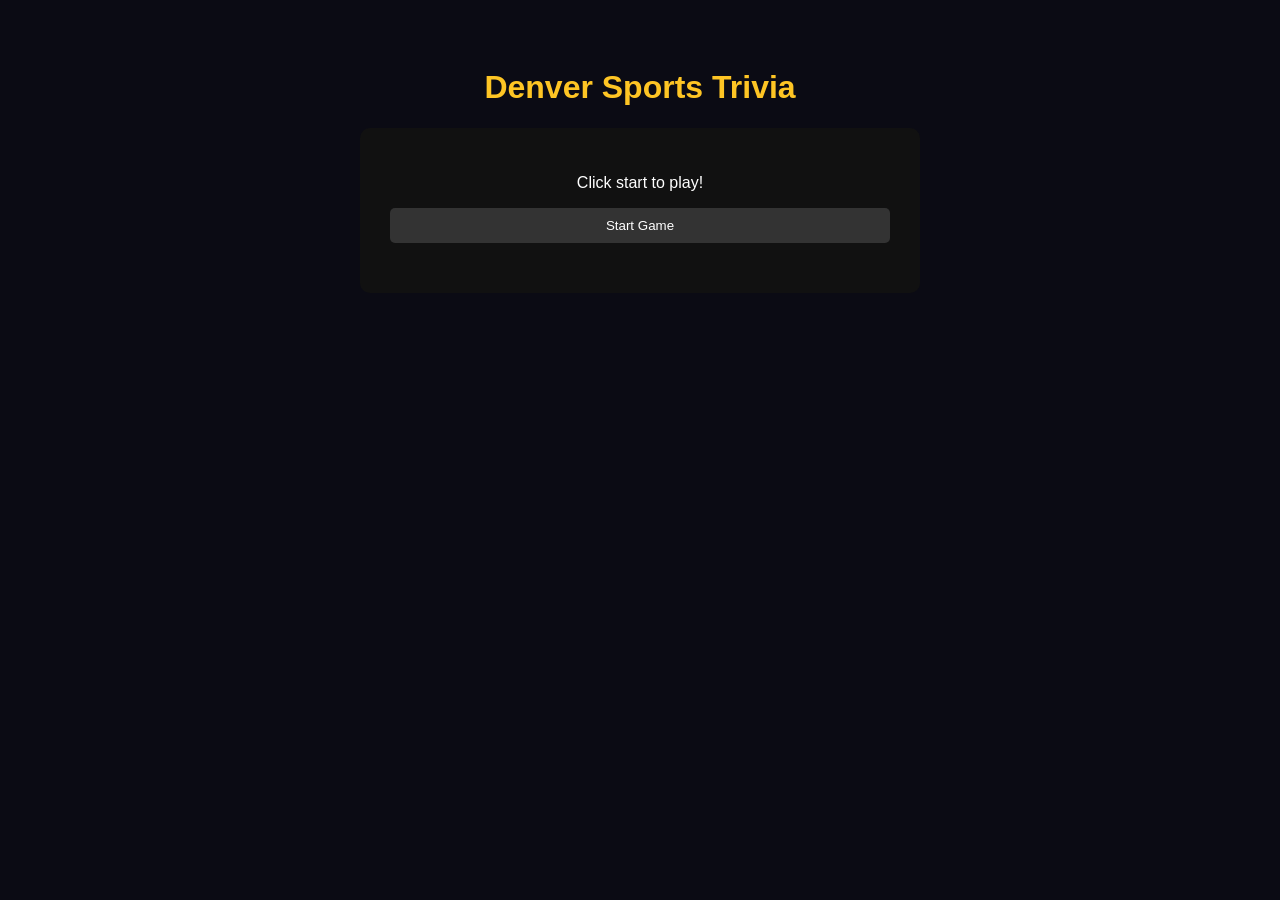
<file: app.html>
<!DOCTYPE html>
<html lang="en">
<head>
<meta charset="UTF-8">
<meta name="viewport" content="width=device-width, initial-scale=1.0">
<title>Denver Sports Trivia</title>

<style>
body {
    background-color: #0b0b14;
    color: white;
    font-family: Arial, sans-serif;
    text-align: center;
    padding: 40px;
}

h1 {
    color: #FEC524;
}

.container {
    max-width: 500px;
    margin: auto;
    background: #111;
    padding: 30px;
    border-radius: 10px;
}

button {
    display: block;
    width: 100%;
    margin: 10px 0;
    padding: 10px;
    border: none;
    cursor: pointer;
    background: #333;
    color: white;
    border-radius: 5px;
}

button:hover {
    background: #FEC524;
    color: black;
}

#result {
    margin-top: 20px;
    font-weight: bold;
}
</style>
</head>

<body>

<h1>Denver Sports Trivia</h1>

<div class="container">
    <p id="question">Click start to play!</p>

    <div id="answers"></div>

    <button id="startBtn" onclick="startGame()">Start Game</button>

    <p id="result"></p>
</div>

<script>
const questions = [
    {
        question: "Who won Super Bowl 50 MVP for Denver?",
        answers: ["Von Miller", "Peyton Manning", "Aquib Talib", "Emmanuel Sanders"],
        correct: "Von Miller"
    },
    {
        question: "Who is the Nuggets' MVP center?",
        answers: ["LeBron James", "Nikola Jokic", "Kevin Durant", "Steph Curry"],
        correct: "Nikola Jokic"
    },
    {
        question: "Which Avalanche player wears #8?",
        answers: ["MacKinnon", "Makar", "Landeskog", "Necas"],
        correct: "Makar"
    },
    {
        question: "Who is the all time leading scorer for the Colorado Avalanche",
        answers: ["Nathan Mackinnon", "Mikko Rantanen", "Peter Forsberg", "Joe Sakic"],
        correct: "Joe Sakic"
    },
    {
        question: "Who was the 1998 Super Bowl MVP",
        answers: ["John Elway", "Rod Smith", "Terrell Davis", "Shannon Sharpe"],
        correct: "Terrell Davis"
    },
    {
        question: "Which Nuggets player wears #27?",
        answers: ["Nikola Jokic", "Jamal Murray", "Christian Braun", "Peyton Watson"],
        correct: "Jamal Murray"
    }
];

let currentQuestion = 0;

function startGame() {
    currentQuestion = 0;
    document.getElementById("startBtn").style.display = "none"; // hide button
    showQuestion();
    document.getElementById("result").innerText = "";
}

function showQuestion() {
    let q = questions[currentQuestion];
    document.getElementById("question").innerText = q.question;

    let answersDiv = document.getElementById("answers");
    answersDiv.innerHTML = "";

    q.answers.forEach(answer => {
        let btn = document.createElement("button");
        btn.innerText = answer;
        btn.onclick = () => checkAnswer(answer);
        answersDiv.appendChild(btn);
    });
}

function checkAnswer(answer) {
    let correct = questions[currentQuestion].correct;

    if (answer === correct) {
        document.getElementById("result").innerText = "Correct!";
    } else {
        document.getElementById("result").innerText = "Wrong!";
    }

    currentQuestion++;

    if (currentQuestion < questions.length) {
        setTimeout(showQuestion, 1000);
    } else {
        setTimeout(() => {
            document.getElementById("question").innerText = "Game Over!";
            document.getElementById("answers").innerHTML = "";
            document.getElementById("startBtn").style.display = "block"; // show button again
        }, 1000);
    }
}
</script>

</body>
</html>
</file>
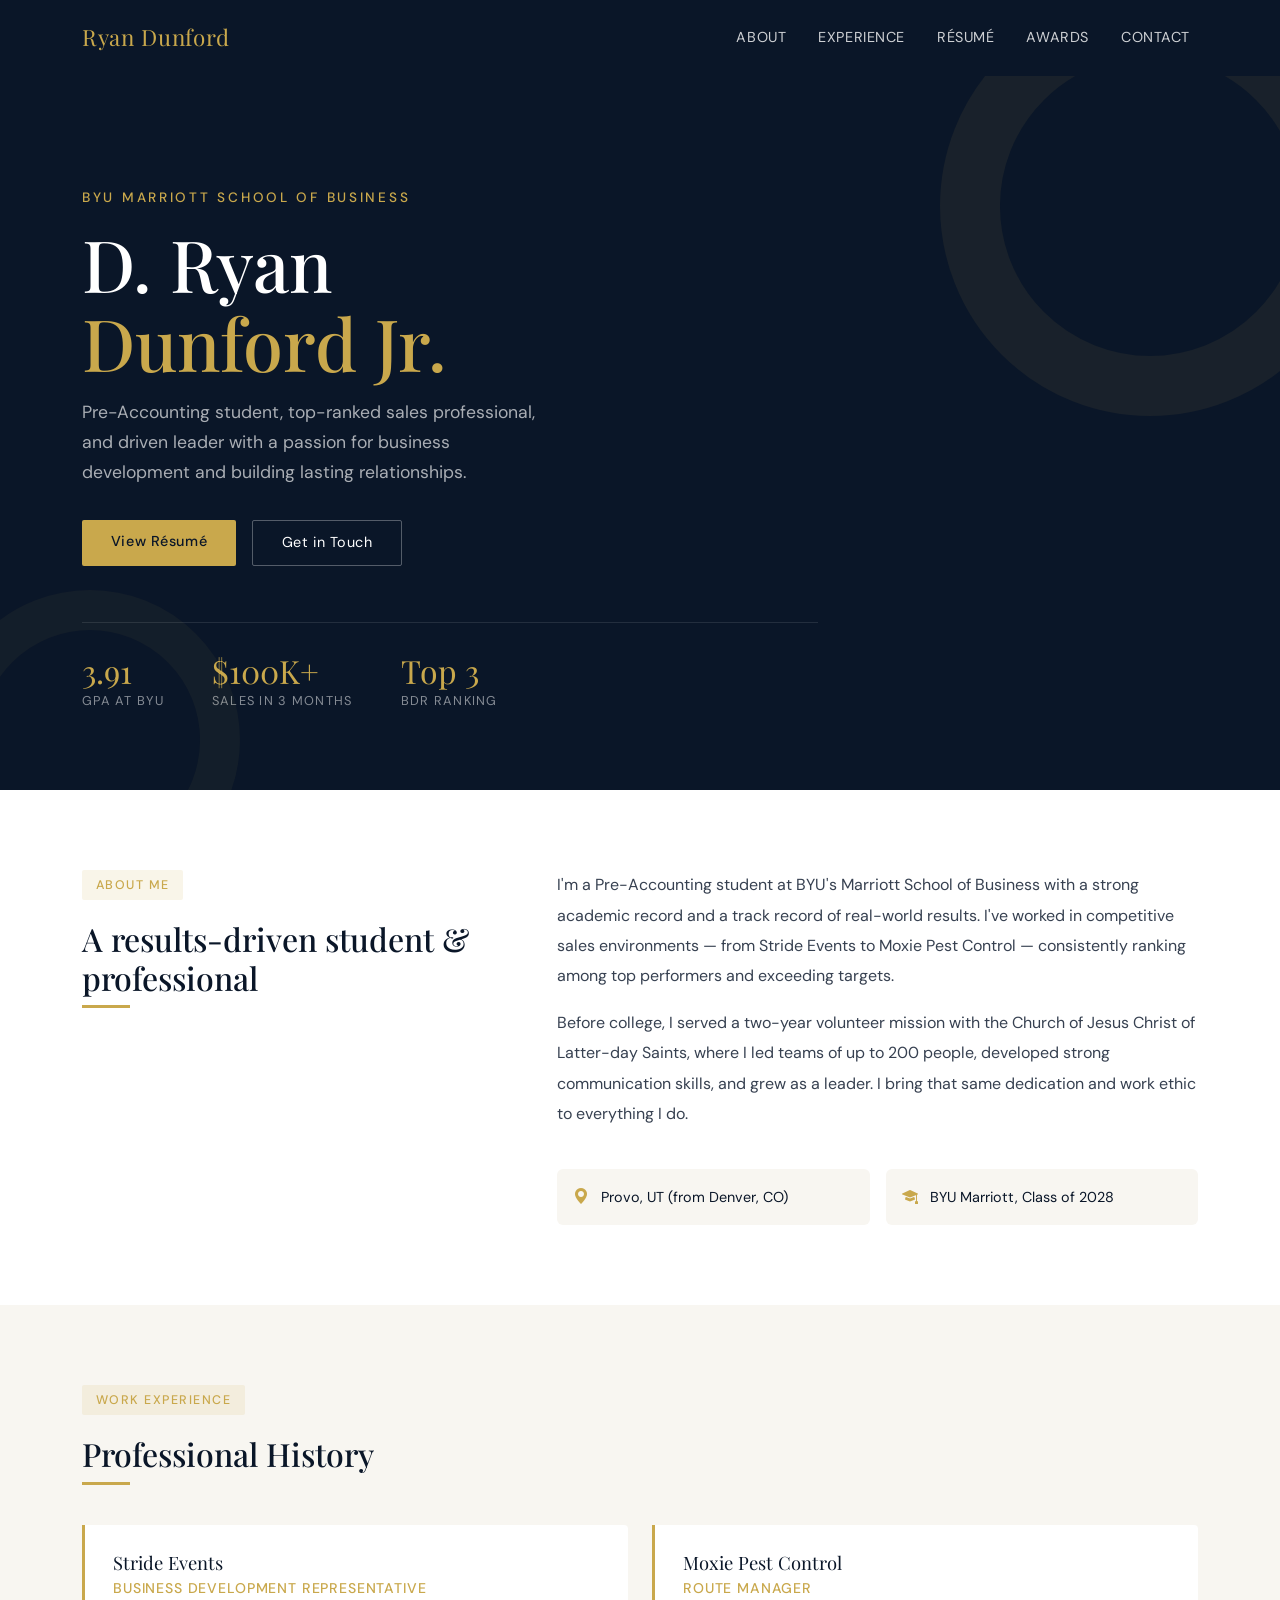
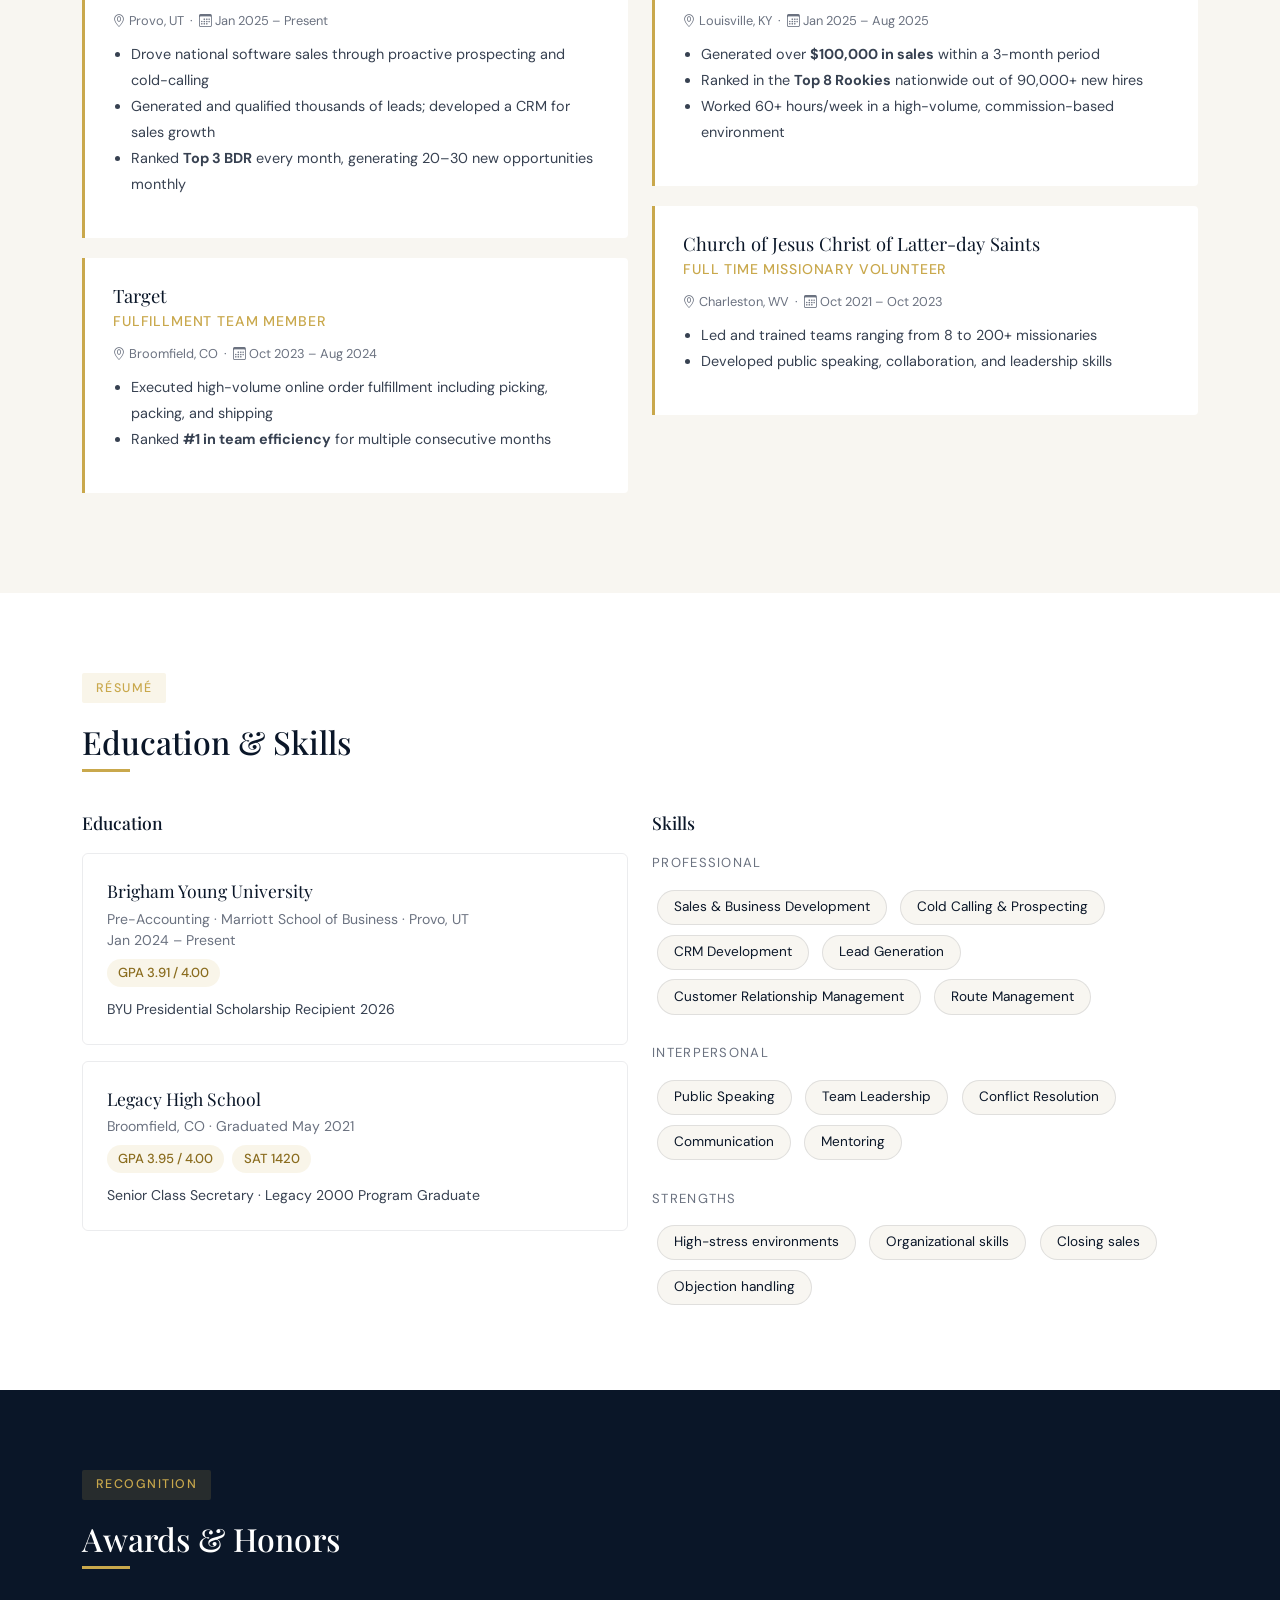
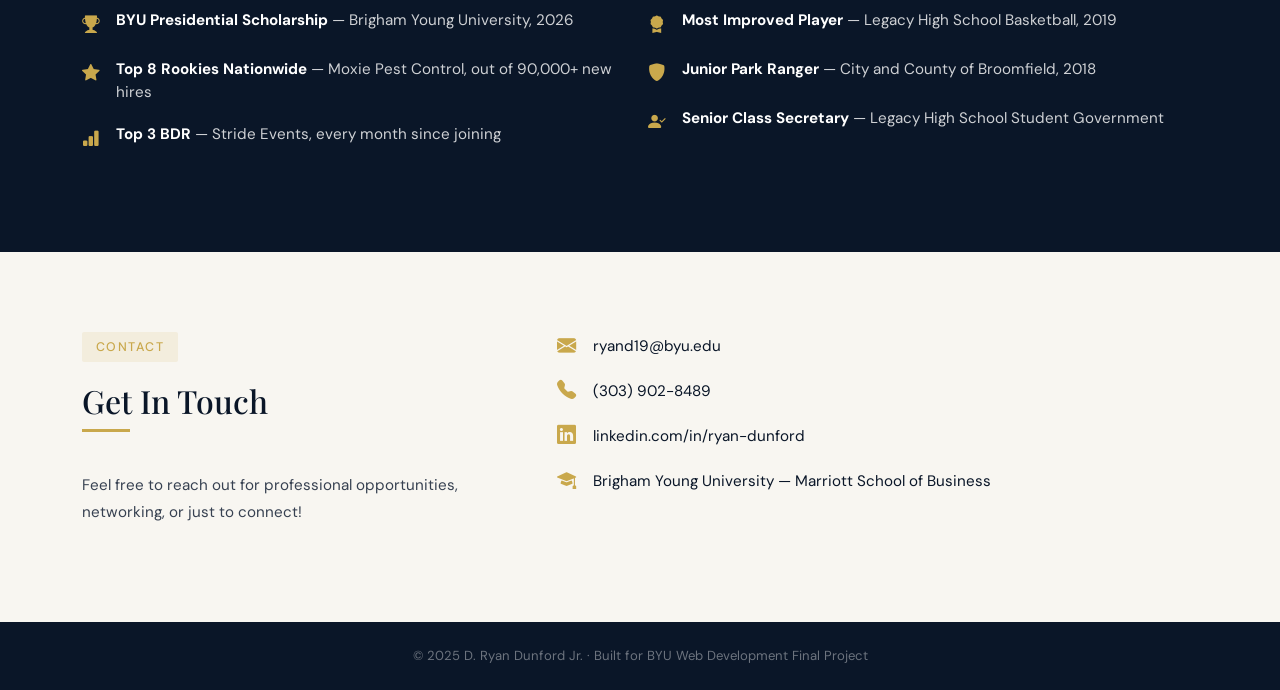
<file: resume.html>
<!DOCTYPE html>
<html lang="en">
<head>
  <meta charset="UTF-8" />
  <meta name="viewport" content="width=device-width, initial-scale=1.0"/>
  <title>Ryan Dunford | Portfolio</title>
  <link href="https://cdn.jsdelivr.net/npm/bootstrap@5.3.2/dist/css/bootstrap.min.css" rel="stylesheet"/>
  <link href="https://fonts.googleapis.com/css2?family=Playfair+Display:wght@400;700&family=DM+Sans:wght@300;400;500&display=swap" rel="stylesheet"/>
  <link rel="stylesheet" href="https://cdn.jsdelivr.net/npm/bootstrap-icons@1.11.3/font/bootstrap-icons.min.css"/>
  <style>
    :root {
      --navy: #0a1628;
      --gold: #c9a84c;
      --light-gold: #f0d98a;
      --off-white: #f8f6f1;
      --text-muted-custom: #6b7280;
    }

    body {
      font-family: 'DM Sans', sans-serif;
      background-color: var(--off-white);
      color: var(--navy);
    }

    h1, h2, h3, h4 {
      font-family: 'Playfair Display', serif;
    }

    /* NAVBAR */
    .navbar {
      background-color: var(--navy);
      padding: 1rem 2rem;
    }
    .navbar-brand {
      font-family: 'Playfair Display', serif;
      font-size: 1.4rem;
      color: var(--gold) !important;
      letter-spacing: 0.03em;
    }
    .navbar-nav .nav-link {
      color: rgba(255,255,255,0.8) !important;
      font-size: 0.9rem;
      letter-spacing: 0.04em;
      text-transform: uppercase;
      margin-left: 1rem;
      transition: color 0.2s;
    }
    .navbar-nav .nav-link:hover {
      color: var(--gold) !important;
    }

    /* HERO */
    .hero {
      background-color: var(--navy);
      color: white;
      padding: 7rem 0 5rem;
      position: relative;
      overflow: hidden;
    }
    .hero::before {
      content: '';
      position: absolute;
      top: -80px; right: -80px;
      width: 420px; height: 420px;
      border-radius: 50%;
      border: 60px solid rgba(201,168,76,0.08);
    }
    .hero::after {
      content: '';
      position: absolute;
      bottom: -100px; left: -60px;
      width: 300px; height: 300px;
      border-radius: 50%;
      border: 40px solid rgba(201,168,76,0.05);
    }
    .hero-eyebrow {
      color: var(--gold);
      font-size: 0.85rem;
      letter-spacing: 0.2em;
      text-transform: uppercase;
      font-weight: 500;
      margin-bottom: 1rem;
    }
    .hero h1 {
      font-size: clamp(2.5rem, 6vw, 4.5rem);
      line-height: 1.1;
      margin-bottom: 1rem;
    }
    .hero h1 span {
      color: var(--gold);
    }
    .hero-sub {
      font-size: 1.1rem;
      color: rgba(255,255,255,0.65);
      max-width: 480px;
      line-height: 1.7;
      margin-bottom: 2rem;
    }
    .btn-gold {
      background-color: var(--gold);
      color: var(--navy);
      font-weight: 500;
      border: none;
      padding: 0.7rem 1.8rem;
      font-size: 0.9rem;
      letter-spacing: 0.04em;
      border-radius: 2px;
      transition: background 0.2s, transform 0.15s;
    }
    .btn-gold:hover {
      background-color: var(--light-gold);
      color: var(--navy);
      transform: translateY(-1px);
    }
    .btn-outline-light-custom {
      border: 1px solid rgba(255,255,255,0.3);
      color: white;
      background: transparent;
      padding: 0.7rem 1.8rem;
      font-size: 0.9rem;
      letter-spacing: 0.04em;
      border-radius: 2px;
      transition: border-color 0.2s, transform 0.15s;
    }
    .btn-outline-light-custom:hover {
      border-color: var(--gold);
      color: var(--gold);
      transform: translateY(-1px);
    }
    .hero-stats {
      margin-top: 3.5rem;
      padding-top: 2rem;
      border-top: 1px solid rgba(255,255,255,0.1);
      display: flex;
      gap: 3rem;
    }
    .stat-number {
      font-family: 'Playfair Display', serif;
      font-size: 2rem;
      color: var(--gold);
      line-height: 1;
    }
    .stat-label {
      font-size: 0.8rem;
      color: rgba(255,255,255,0.5);
      text-transform: uppercase;
      letter-spacing: 0.1em;
      margin-top: 0.25rem;
    }

    /* SECTION TITLES */
    .section-title {
      font-size: 2rem;
      color: var(--navy);
      margin-bottom: 0.5rem;
    }
    .section-line {
      width: 48px;
      height: 3px;
      background: var(--gold);
      margin-bottom: 2.5rem;
    }

    /* ABOUT */
    .about-section {
      padding: 5rem 0;
      background: white;
    }
    .about-tag {
      display: inline-block;
      background: rgba(201,168,76,0.12);
      color: var(--gold);
      font-size: 0.78rem;
      font-weight: 500;
      letter-spacing: 0.12em;
      text-transform: uppercase;
      padding: 0.35rem 0.85rem;
      border-radius: 2px;
      margin-bottom: 1.25rem;
    }

    /* EXPERIENCE */
    .experience-section {
      padding: 5rem 0;
      background: var(--off-white);
    }
    .exp-card {
      background: white;
      border-left: 3px solid var(--gold);
      padding: 1.5rem 1.75rem;
      margin-bottom: 1.25rem;
      border-radius: 0 4px 4px 0;
      transition: box-shadow 0.2s;
    }
    .exp-card:hover {
      box-shadow: 0 4px 24px rgba(10,22,40,0.08);
    }
    .exp-company {
      font-family: 'Playfair Display', serif;
      font-size: 1.15rem;
      color: var(--navy);
      margin-bottom: 0.1rem;
    }
    .exp-role {
      font-size: 0.88rem;
      color: var(--gold);
      font-weight: 500;
      text-transform: uppercase;
      letter-spacing: 0.06em;
      margin-bottom: 0.75rem;
    }
    .exp-meta {
      font-size: 0.8rem;
      color: var(--text-muted-custom);
      margin-bottom: 0.75rem;
    }
    .exp-bullets {
      font-size: 0.9rem;
      color: #374151;
      padding-left: 1.1rem;
      line-height: 1.8;
    }

    /* RESUME / SKILLS */
    .resume-section {
      padding: 5rem 0;
      background: white;
    }
    .skill-pill {
      display: inline-block;
      background: var(--off-white);
      border: 1px solid rgba(10,22,40,0.1);
      color: var(--navy);
      font-size: 0.85rem;
      padding: 0.4rem 1rem;
      border-radius: 100px;
      margin: 0.3rem;
    }
    .edu-card {
      border: 1px solid rgba(10,22,40,0.08);
      border-radius: 6px;
      padding: 1.5rem;
      margin-bottom: 1rem;
    }
    .edu-school {
      font-family: 'Playfair Display', serif;
      font-size: 1.1rem;
      margin-bottom: 0.25rem;
    }
    .edu-detail {
      font-size: 0.88rem;
      color: var(--text-muted-custom);
    }
    .gpa-badge {
      display: inline-block;
      background: rgba(201,168,76,0.12);
      color: #8a6c1e;
      font-size: 0.82rem;
      font-weight: 500;
      padding: 0.25rem 0.7rem;
      border-radius: 100px;
      margin-top: 0.5rem;
    }

    /* AWARDS */
    .awards-section {
      padding: 5rem 0;
      background: var(--navy);
      color: white;
    }
    .award-item {
      display: flex;
      align-items: flex-start;
      gap: 1rem;
      margin-bottom: 1.25rem;
    }
    .award-icon {
      color: var(--gold);
      font-size: 1.1rem;
      margin-top: 0.15rem;
      flex-shrink: 0;
    }
    .award-text {
      font-size: 0.95rem;
      color: rgba(255,255,255,0.8);
      line-height: 1.5;
    }

    /* CONTACT */
    .contact-section {
      padding: 5rem 0;
      background: var(--off-white);
    }
    .contact-link {
      display: flex;
      align-items: center;
      gap: 0.75rem;
      color: var(--navy);
      text-decoration: none;
      font-size: 0.95rem;
      margin-bottom: 1rem;
      transition: color 0.2s;
    }
    .contact-link:hover {
      color: var(--gold);
    }
    .contact-link i {
      font-size: 1.2rem;
      width: 24px;
    }

    /* FOOTER */
    footer {
      background: var(--navy);
      color: rgba(255,255,255,0.4);
      font-size: 0.82rem;
      padding: 1.5rem 0;
      text-align: center;
    }
  </style>
</head>
<body>

<!-- NAVBAR -->
<nav class="navbar navbar-expand-lg sticky-top">
  <div class="container">
    <a class="navbar-brand" href="#">Ryan Dunford</a>
    <button class="navbar-toggler" type="button" data-bs-toggle="collapse" data-bs-target="#navMenu">
      <span class="navbar-toggler-icon"></span>
    </button>
    <div class="collapse navbar-collapse" id="navMenu">
      <ul class="navbar-nav ms-auto">
        <li class="nav-item"><a class="nav-link" href="#about">About</a></li>
        <li class="nav-item"><a class="nav-link" href="#experience">Experience</a></li>
        <li class="nav-item"><a class="nav-link" href="#resume">Résumé</a></li>
        <li class="nav-item"><a class="nav-link" href="#awards">Awards</a></li>
        <li class="nav-item"><a class="nav-link" href="#contact">Contact</a></li>
      </ul>
    </div>
  </div>
</nav>

<!-- HERO -->
<section class="hero">
  <div class="container">
    <div class="row align-items-center">
      <div class="col-lg-8">
        <p class="hero-eyebrow">BYU Marriott School of Business</p>
        <h1>D. Ryan<br/><span>Dunford Jr.</span></h1>
        <p class="hero-sub">Pre-Accounting student, top-ranked sales professional, and driven leader with a passion for business development and building lasting relationships.</p>
        <div class="d-flex flex-wrap gap-3">
          <a href="#resume" class="btn btn-gold">View Résumé</a>
          <a href="#contact" class="btn btn-outline-light-custom">Get in Touch</a>
        </div>
        <div class="hero-stats">
          <div>
            <div class="stat-number">3.91</div>
            <div class="stat-label">GPA at BYU</div>
          </div>
          <div>
            <div class="stat-number">$100K+</div>
            <div class="stat-label">Sales in 3 Months</div>
          </div>
          <div>
            <div class="stat-number">Top 3</div>
            <div class="stat-label">BDR Ranking</div>
          </div>
        </div>
      </div>
    </div>
  </div>
</section>

<!-- ABOUT -->
<section class="about-section" id="about">
  <div class="container">
    <div class="row">
      <div class="col-lg-5 mb-4 mb-lg-0">
        <span class="about-tag">About Me</span>
        <h2 class="section-title">A results-driven student & professional</h2>
        <div class="section-line"></div>
      </div>
      <div class="col-lg-7">
        <p style="font-size:1rem; line-height:1.9; color:#374151;">
          I'm a Pre-Accounting student at BYU's Marriott School of Business with a strong academic record and a track record of real-world results. I've worked in competitive sales environments — from Stride Events to Moxie Pest Control — consistently ranking among top performers and exceeding targets.
        </p>
        <p style="font-size:1rem; line-height:1.9; color:#374151;">
          Before college, I served a two-year volunteer mission with the Church of Jesus Christ of Latter-day Saints, where I led teams of up to 200 people, developed strong communication skills, and grew as a leader. I bring that same dedication and work ethic to everything I do.
        </p>
        <div class="row mt-4 g-3">
          <div class="col-sm-6">
            <div style="padding:1rem; background:var(--off-white); border-radius:6px;">
              <i class="bi bi-geo-alt-fill" style="color:var(--gold);"></i>
              <span style="font-size:0.9rem; margin-left:0.5rem;">Provo, UT (from Denver, CO)</span>
            </div>
          </div>
          <div class="col-sm-6">
            <div style="padding:1rem; background:var(--off-white); border-radius:6px;">
              <i class="bi bi-mortarboard-fill" style="color:var(--gold);"></i>
              <span style="font-size:0.9rem; margin-left:0.5rem;">BYU Marriott, Class of 2028</span>
            </div>
          </div>
        </div>
      </div>
    </div>
  </div>
</section>

<!-- EXPERIENCE -->
<section class="experience-section" id="experience">
  <div class="container">
    <span class="about-tag">Work Experience</span>
    <h2 class="section-title">Professional History</h2>
    <div class="section-line"></div>
    <div class="row">
      <div class="col-lg-6">
        <div class="exp-card">
          <div class="exp-company">Stride Events</div>
          <div class="exp-role">Business Development Representative</div>
          <div class="exp-meta"><i class="bi bi-geo-alt"></i> Provo, UT &nbsp;·&nbsp; <i class="bi bi-calendar3"></i> Jan 2025 – Present</div>
          <ul class="exp-bullets">
            <li>Drove national software sales through proactive prospecting and cold-calling</li>
            <li>Generated and qualified thousands of leads; developed a CRM for sales growth</li>
            <li>Ranked <strong>Top 3 BDR</strong> every month, generating 20–30 new opportunities monthly</li>
          </ul>
        </div>
        <div class="exp-card">
          <div class="exp-company">Target</div>
          <div class="exp-role">Fulfillment Team Member</div>
          <div class="exp-meta"><i class="bi bi-geo-alt"></i> Broomfield, CO &nbsp;·&nbsp; <i class="bi bi-calendar3"></i> Oct 2023 – Aug 2024</div>
          <ul class="exp-bullets">
            <li>Executed high-volume online order fulfillment including picking, packing, and shipping</li>
            <li>Ranked <strong>#1 in team efficiency</strong> for multiple consecutive months</li>
          </ul>
        </div>
      </div>
      <div class="col-lg-6">
        <div class="exp-card">
          <div class="exp-company">Moxie Pest Control</div>
          <div class="exp-role">Route Manager</div>
          <div class="exp-meta"><i class="bi bi-geo-alt"></i> Louisville, KY &nbsp;·&nbsp; <i class="bi bi-calendar3"></i> Jan 2025 – Aug 2025</div>
          <ul class="exp-bullets">
            <li>Generated over <strong>$100,000 in sales</strong> within a 3-month period</li>
            <li>Ranked in the <strong>Top 8 Rookies</strong> nationwide out of 90,000+ new hires</li>
            <li>Worked 60+ hours/week in a high-volume, commission-based environment</li>
          </ul>
        </div>
        <div class="exp-card">
          <div class="exp-company">Church of Jesus Christ of Latter-day Saints</div>
          <div class="exp-role">Full Time Missionary Volunteer</div>
          <div class="exp-meta"><i class="bi bi-geo-alt"></i> Charleston, WV &nbsp;·&nbsp; <i class="bi bi-calendar3"></i> Oct 2021 – Oct 2023</div>
          <ul class="exp-bullets">
            <li>Led and trained teams ranging from 8 to 200+ missionaries</li>
            <li>Developed public speaking, collaboration, and leadership skills</li>
          </ul>
        </div>
      </div>
    </div>
  </div>
</section>

<!-- RESUME -->
<section class="resume-section" id="resume">
  <div class="container">
    <span class="about-tag">Résumé</span>
    <h2 class="section-title">Education & Skills</h2>
    <div class="section-line"></div>
    <div class="row g-4">
      <div class="col-lg-6">
        <h4 style="font-size:1.1rem; margin-bottom:1.25rem; color:var(--navy);">Education</h4>
        <div class="edu-card">
          <div class="edu-school">Brigham Young University</div>
          <div class="edu-detail">Pre-Accounting · Marriott School of Business · Provo, UT</div>
          <div class="edu-detail">Jan 2024 – Present</div>
          <div><span class="gpa-badge">GPA 3.91 / 4.00</span></div>
          <div style="margin-top:0.75rem; font-size:0.88rem; color:#374151;">
            BYU Presidential Scholarship Recipient 2026
          </div>
        </div>
        <div class="edu-card">
          <div class="edu-school">Legacy High School</div>
          <div class="edu-detail">Broomfield, CO · Graduated May 2021</div>
          <div><span class="gpa-badge">GPA 3.95 / 4.00</span> <span class="gpa-badge" style="margin-left:0.25rem;">SAT 1420</span></div>
          <div style="margin-top:0.75rem; font-size:0.88rem; color:#374151;">
            Senior Class Secretary · Legacy 2000 Program Graduate
          </div>
        </div>
      </div>
      <div class="col-lg-6">
        <h4 style="font-size:1.1rem; margin-bottom:1.25rem; color:var(--navy);">Skills</h4>
        <div style="margin-bottom:1.5rem;">
          <div style="font-size:0.82rem; color:var(--text-muted-custom); text-transform:uppercase; letter-spacing:0.1em; margin-bottom:0.75rem;">Professional</div>
          <span class="skill-pill">Sales & Business Development</span>
          <span class="skill-pill">Cold Calling & Prospecting</span>
          <span class="skill-pill">CRM Development</span>
          <span class="skill-pill">Lead Generation</span>
          <span class="skill-pill">Customer Relationship Management</span>
          <span class="skill-pill">Route Management</span>
        </div>
        <div style="margin-bottom:1.5rem;">
          <div style="font-size:0.82rem; color:var(--text-muted-custom); text-transform:uppercase; letter-spacing:0.1em; margin-bottom:0.75rem;">Interpersonal</div>
          <span class="skill-pill">Public Speaking</span>
          <span class="skill-pill">Team Leadership</span>
          <span class="skill-pill">Conflict Resolution</span>
          <span class="skill-pill">Communication</span>
          <span class="skill-pill">Mentoring</span>
        </div>
        <div>
          <div style="font-size:0.82rem; color:var(--text-muted-custom); text-transform:uppercase; letter-spacing:0.1em; margin-bottom:0.75rem;">Strengths</div>
          <span class="skill-pill">High-stress environments</span>
          <span class="skill-pill">Organizational skills</span>
          <span class="skill-pill">Closing sales</span>
          <span class="skill-pill">Objection handling</span>
        </div>
      </div>
    </div>
  </div>
</section>

<!-- AWARDS -->
<section class="awards-section" id="awards">
  <div class="container">
    <span class="about-tag" style="background:rgba(201,168,76,0.15); color:var(--gold);">Recognition</span>
    <h2 class="section-title" style="color:white;">Awards & Honors</h2>
    <div class="section-line"></div>
    <div class="row g-3">
      <div class="col-md-6">
        <div class="award-item">
          <i class="bi bi-trophy-fill award-icon"></i>
          <div class="award-text"><strong style="color:white;">BYU Presidential Scholarship</strong> — Brigham Young University, 2026</div>
        </div>
        <div class="award-item">
          <i class="bi bi-star-fill award-icon"></i>
          <div class="award-text"><strong style="color:white;">Top 8 Rookies Nationwide</strong> — Moxie Pest Control, out of 90,000+ new hires</div>
        </div>
        <div class="award-item">
          <i class="bi bi-bar-chart-fill award-icon"></i>
          <div class="award-text"><strong style="color:white;">Top 3 BDR</strong> — Stride Events, every month since joining</div>
        </div>
      </div>
      <div class="col-md-6">
        <div class="award-item">
          <i class="bi bi-award-fill award-icon"></i>
          <div class="award-text"><strong style="color:white;">Most Improved Player</strong> — Legacy High School Basketball, 2019</div>
        </div>
        <div class="award-item">
          <i class="bi bi-shield-fill award-icon"></i>
          <div class="award-text"><strong style="color:white;">Junior Park Ranger</strong> — City and County of Broomfield, 2018</div>
        </div>
        <div class="award-item">
          <i class="bi bi-person-check-fill award-icon"></i>
          <div class="award-text"><strong style="color:white;">Senior Class Secretary</strong> — Legacy High School Student Government</div>
        </div>
      </div>
    </div>
  </div>
</section>

<!-- CONTACT -->
<section class="contact-section" id="contact">
  <div class="container">
    <div class="row">
      <div class="col-lg-5 mb-4 mb-lg-0">
        <span class="about-tag">Contact</span>
        <h2 class="section-title">Get In Touch</h2>
        <div class="section-line"></div>
        <p style="color:#374151; font-size:0.95rem; line-height:1.8;">Feel free to reach out for professional opportunities, networking, or just to connect!</p>
      </div>
      <div class="col-lg-7">
        <a href="mailto:ryand19@byu.edu" class="contact-link">
          <i class="bi bi-envelope-fill" style="color:var(--gold);"></i>
          ryand19@byu.edu
        </a>
        <a href="tel:3039028489" class="contact-link">
          <i class="bi bi-telephone-fill" style="color:var(--gold);"></i>
          (303) 902-8489
        </a>
        <a href="https://www.linkedin.com/in/ryan-dunford-2a9398347/?isSelfProfile=true" target="_blank" class="contact-link">
          <i class="bi bi-linkedin" style="color:var(--gold);"></i>
          linkedin.com/in/ryan-dunford
        </a>
        <a href="https://www.byu.edu" target="_blank" class="contact-link">
          <i class="bi bi-mortarboard-fill" style="color:var(--gold);"></i>
          Brigham Young University — Marriott School of Business
        </a>
      </div>
    </div>
  </div>
</section>

<!-- FOOTER -->
<footer>
  <div class="container">
    <p class="mb-0">&copy; 2025 D. Ryan Dunford Jr. · Built for BYU Web Development Final Project</p>
  </div>
</footer>

<script src="https://cdn.jsdelivr.net/npm/bootstrap@5.3.2/dist/js/bootstrap.bundle.min.js"></script>
</body>
</html>
</file>
